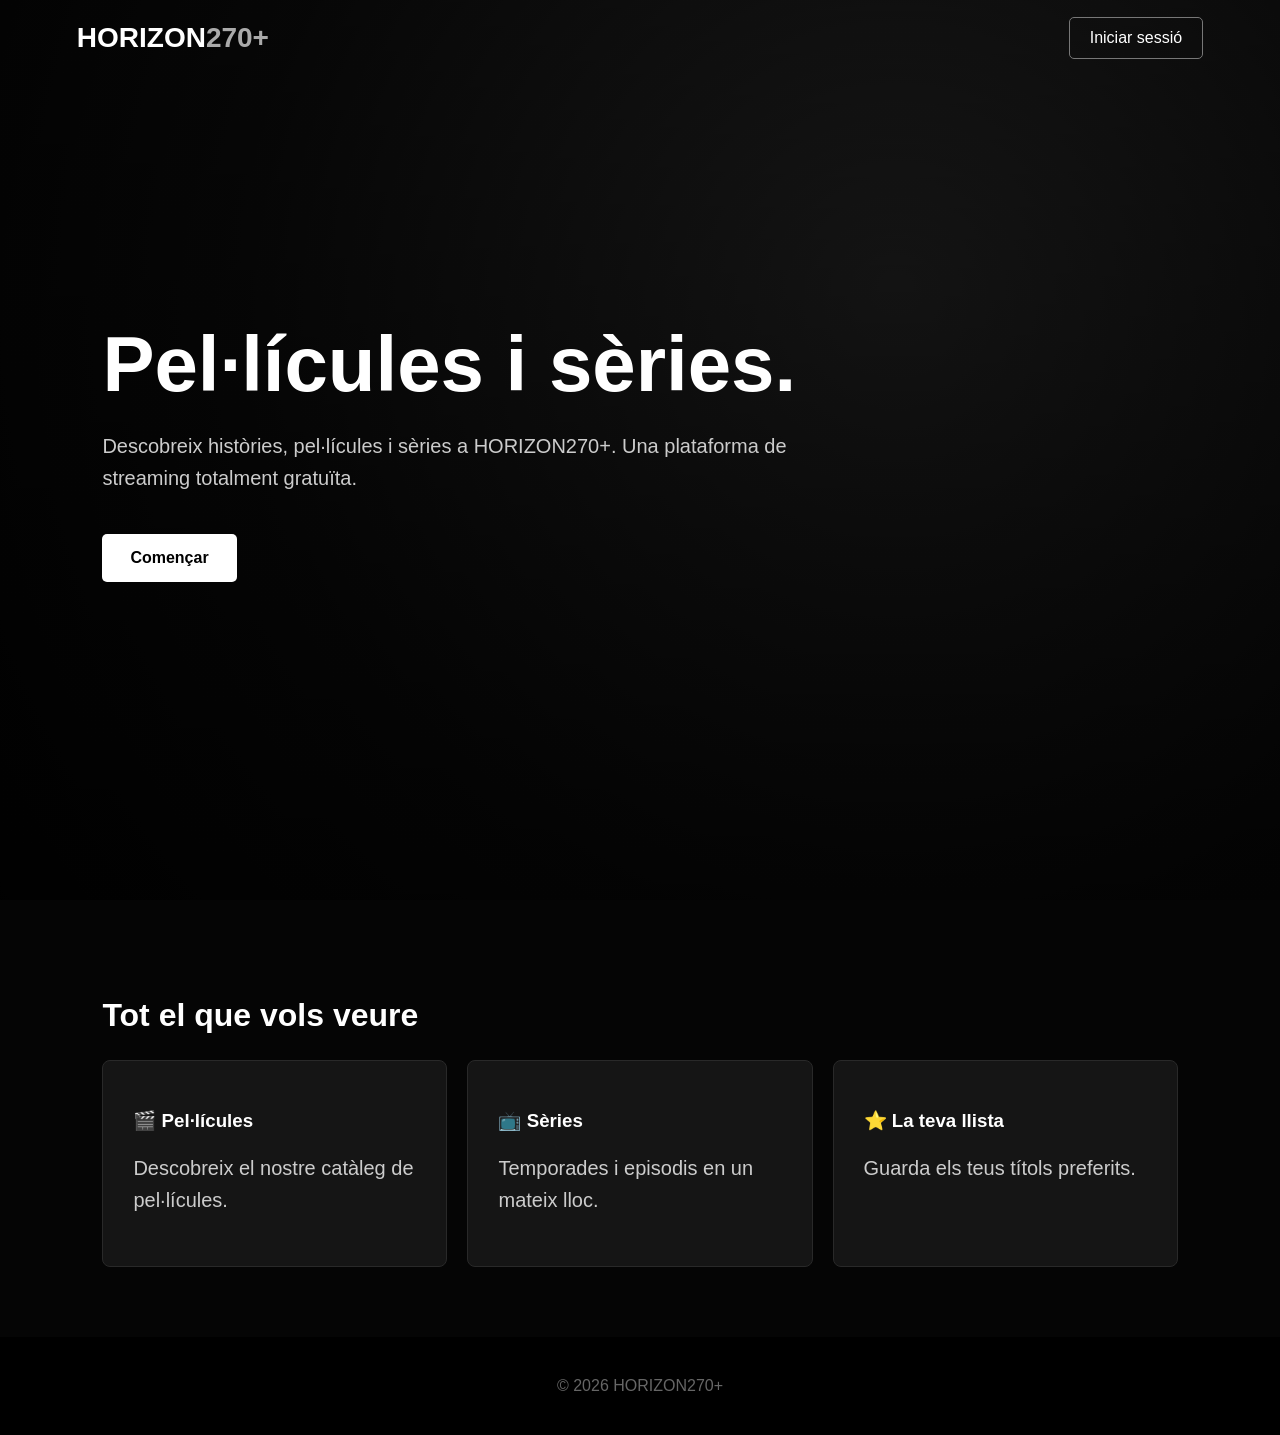
<file: index.html>
<!DOCTYPE html>

<html lang="ca">
<head>
<meta charset="UTF-8">
<meta name="viewport" content="width=device-width, initial-scale=1.0">
<title>HORIZON270+</title>

<style>
*{box-sizing:border-box}
body{
    margin:0;
    min-height:100vh;
    color:white;
    font-family:Arial,Helvetica,sans-serif;
    background:
        linear-gradient(rgba(0,0,0,.62),rgba(0,0,0,.92)),
        radial-gradient(circle at 70% 20%,#3b3b3b,#111 45%,#000 80%);
}
header{
    height:75px;
    display:flex;
    align-items:center;
    padding:0 6%;
    position:absolute;
    width:100%;
    z-index:10;
}
.logo{
    font-size:28px;
    font-weight:900;
}
.logo span{color:#aaa}
.login{
    margin-left:auto;
    color:white;
    text-decoration:none;
    border:1px solid #777;
    padding:11px 20px;
    border-radius:5px;
}
.hero{
    min-height:100vh;
    display:flex;
    align-items:center;
    padding:120px 8%;
}
.content{max-width:700px}
h1{
    font-size:clamp(45px,7vw,78px);
    margin:0 0 20px;
}
p{
    color:#ccc;
    font-size:20px;
    line-height:1.6;
}
.button{
    display:inline-block;
    margin-top:20px;
    padding:15px 28px;
    background:white;
    color:black;
    text-decoration:none;
    font-weight:bold;
    border-radius:5px;
}
.info{
    padding:70px 8%;
    background:#050505;
}
.info h2{font-size:32px}
.cards{
    display:flex;
    gap:20px;
    flex-wrap:wrap;
}
.card{
    flex:1;
    min-width:220px;
    padding:30px;
    background:#151515;
    border:1px solid #292929;
    border-radius:8px;
}
footer{
    padding:40px;
    text-align:center;
    color:#666;
    background:#000;
}
</style>

</head>

<body>

<header>
    <div class="logo">HORIZON<span>270+</span></div>
    <a class="login" href="login.html">Iniciar sessió</a>
</header>

<main>

<section class="hero">
<div class="content">

<h1>Pel·lícules i sèries.</h1>

<p>
Descobreix històries, pel·lícules i sèries
a HORIZON270+. Una plataforma de streaming
totalment gratuïta.
</p>

<a class="button" href="login.html">
    Començar
</a>

</div>
</section>

<section class="info">

<h2>Tot el que vols veure</h2>

<div class="cards">

<div class="card">
<h3>🎬 Pel·lícules</h3>
<p>Descobreix el nostre catàleg de pel·lícules.</p>
</div>

<div class="card">
<h3>📺 Sèries</h3>
<p>Temporades i episodis en un mateix lloc.</p>
</div>

<div class="card">
<h3>⭐ La teva llista</h3>
<p>Guarda els teus títols preferits.</p>
</div>

</div>

</section>

</main>

<footer>
© 2026 HORIZON270+
</footer>

</body>
</html>
</file>
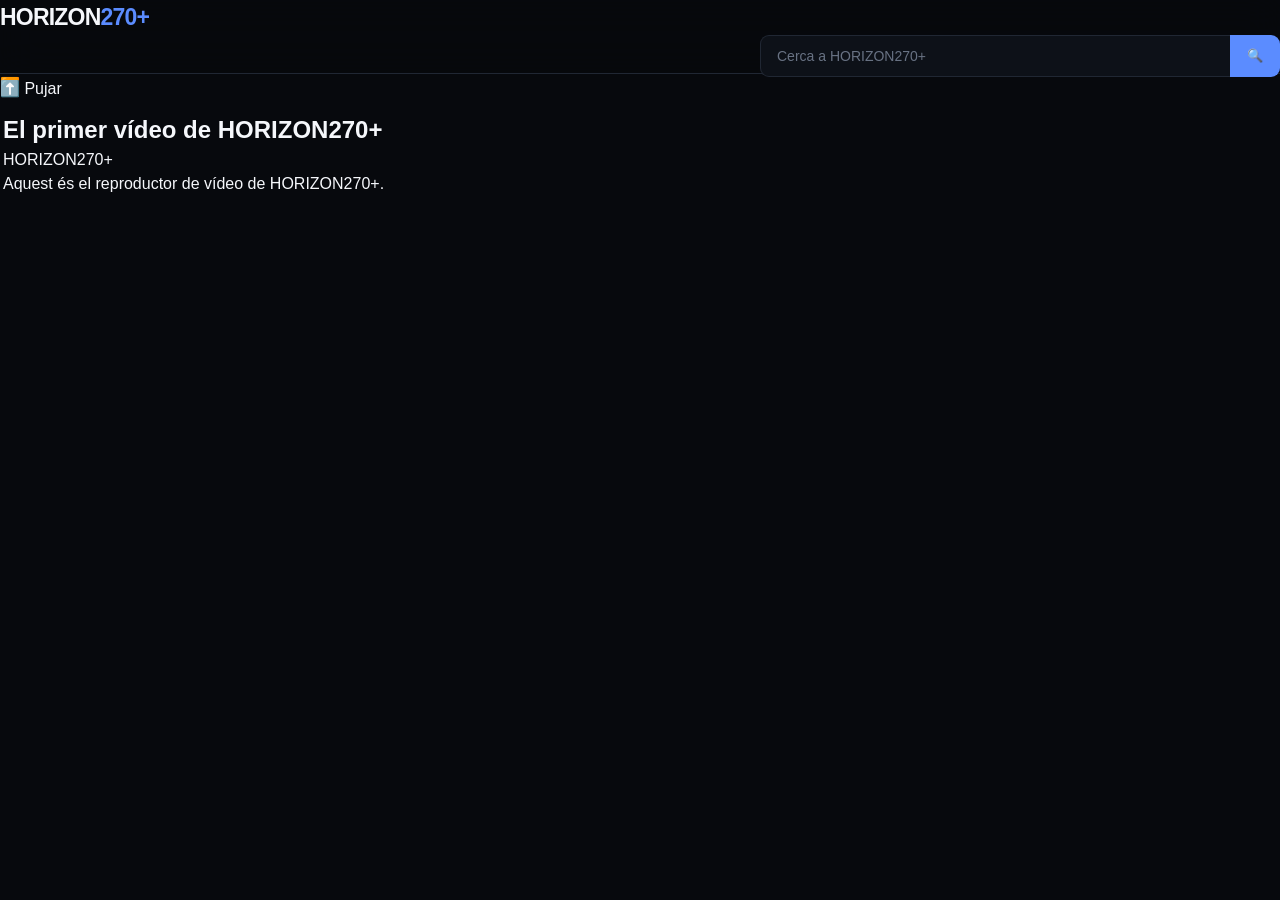
<file: watch.html>
<!DOCTYPE html>
<html lang="ca">
<head>
    <meta charset="UTF-8">
    <meta name="viewport" content="width=device-width, initial-scale=1.0">

    <title>Veure vídeo — HORIZON270+</title>

    <link rel="stylesheet" href="style.css">
</head>

<body>

    <header class="topbar">

        <a href="index.html" class="logo">
            HORIZON<span>270+</span>
        </a>

        <div class="search">
            <input
                type="text"
                placeholder="Cerca a HORIZON270+"
            >

            <button type="button">🔍</button>
        </div>

        <a href="upload.html" class="login-button">
            ⬆️ Pujar
        </a>

    </header>

    <main class="watch-page">

        <div class="player">
            <div class="player-placeholder">
                ▶️
            </div>
        </div>

        <section class="video-info">

            <h1>El primer vídeo de HORIZON270+</h1>

            <p>
                HORIZON270+
            </p>

            <p>
                Aquest és el reproductor de vídeo de HORIZON270+.
            </p>

        </section>

    </main>

</body>
</html>
</file>
<file: style.css>
* {
    box-sizing: border-box;
    margin: 0;
    padding: 0;
}

:root {
    --background: #07090d;
    --surface: #0d1118;
    --surface-2: #121720;
    --border: #202733;
    --text: #f5f7fb;
    --muted: #8d97a8;
    --accent: #5b8cff;
    --accent-hover: #729dff;
}

html {
    scroll-behavior: smooth;
}

body {
    font-family: Arial, Helvetica, sans-serif;
    background: var(--background);
    color: var(--text);
    min-height: 100vh;
    line-height: 1.5;
}

a {
    color: inherit;
    text-decoration: none;
}


/* =========================
   TOPBAR
========================= */

.topbar {
    position: sticky;
    top: 0;
    z-index: 1000;
    height: 74px;
    background: rgba(7, 9, 13, 0.92);
    border-bottom: 1px solid var(--border);
    backdrop-filter: blur(18px);
}

.topbar-inner {
    max-width: 1500px;
    height: 100%;
    margin: auto;
    padding: 0 32px;

    display: flex;
    align-items: center;
    gap: 30px;
}


/* LOGO */

.logo {
    flex-shrink: 0;
    font-size: 23px;
    font-weight: 900;
    letter-spacing: -0.8px;
}

.logo span {
    color: var(--accent);
}


/* NAVIGATION */

.main-nav {
    display: flex;
    align-items: center;
    gap: 6px;
}

.nav-link {
    color: var(--muted);
    padding: 9px 13px;
    border-radius: 8px;
    font-size: 14px;
    font-weight: 600;
    transition: 0.2s ease;
}

.nav-link:hover {
    color: var(--text);
    background: var(--surface-2);
}

.nav-link.active {
    color: var(--text);
}


/* SEARCH */

.search {
    display: flex;
    align-items: center;

    width: min(520px, 100%);
    margin-left: auto;
}

.search input {
    width: 100%;
    height: 42px;

    padding: 0 16px;

    border: 1px solid var(--border);
    border-right: none;

    border-radius: 9px 0 0 9px;

    background: var(--surface);
    color: var(--text);

    outline: none;
    font-size: 14px;
}

.search input::placeholder {
    color: #687283;
}

.search input:focus {
    border-color: var(--accent);
}

.search button {
    height: 42px;
    padding: 0 17px;

    border: none;
    border-radius: 0 9px 9px 0;

    background: var(--accent);
    color: white;

    font-size: 13px;
    font-weight: 700;

    cursor: pointer;

    transition: background 0.2s ease;
}

.search button:hover {
    background: var(--accent-hover);
}


/* UPLOAD BUTTON */

.upload-button {
    flex-shrink: 0;

    padding: 10px 17px;

    border-radius: 9px;

    background: var(--accent);
    color: white;

    font-size: 14px;
    font-weight: 700;

    transition:
        background 0.2s ease,
        transform 0.2s ease;
}

.upload-button:hover {
    background: var(--accent-hover);
    transform: translateY(-1px);
}


/* =========================
   HERO
========================= */

.hero {
    position: relative;
    overflow: hidden;

    max-width: 1500px;
    min-height: 510px;

    margin: 28px auto 0;
    padding: 80px 70px;

    display: flex;
    align-items: center;

    border: 1px solid var(--border);
    border-radius: 22px;

    background:
        radial-gradient(
            circle at 75% 35%,
            rgba(91, 140, 255, 0.18),
            transparent 32%
        ),
        linear-gradient(
            135deg,
            #101722 0%,
            #0b0f16 50%,
            #080b10 100%
        );
}

.hero::after {
    content: "";

    position: absolute;
    width: 420px;
    height: 420px;

    right: -150px;
    bottom: -220px;

    border-radius: 50%;

    background: rgba(91, 140, 255, 0.08);
    filter: blur(20px);
}

.hero-content {
    position: relative;
    z-index: 2;

    max-width: 720px;
}

.hero-label,
.section-label {
    display: inline-block;

    margin-bottom: 14px;

    color: var(--accent);

    font-size: 11px;
    font-weight: 800;
    letter-spacing: 2px;
}

.hero h1 {
    max-width: 750px;

    font-size: clamp(42px, 6vw, 76px);
    line-height: 0.98;
    letter-spacing: -3px;

    margin-bottom: 24px;
}

.hero p {
    max-width: 600px;

    color: var(--muted);

    font-size: 18px;
    line-height: 1.7;

    margin-bottom: 34px;
}

.hero-actions {
    display: flex;
    align-items: center;
    gap: 12px;
}


/* BUTTONS */

.primary-button,
.secondary-button {
    display: inline-flex;
    align-items: center;
    justify-content: center;

    min-height: 46px;
    padding: 0 21px;

    border-radius: 9px;

    font-size: 14px;
    font-weight: 700;

    transition:
        transform 0.2s ease,
        background 0.2s ease,
        border-color 0.2s ease;
}

.primary-button {
    background: var(--accent);
    color: white;
}

.primary-button:hover {
    background: var(--accent-hover);
    transform: translateY(-2px);
}

.secondary-button {
    border: 1px solid var(--border);
    background: rgba(255, 255, 255, 0.03);
    color: var(--text);
}

.secondary-button:hover {
    background: var(--surface-2);
    border-color: #303948;
    transform: translateY(-2px);
}


/* =========================
   CONTENT
========================= */

.content-section {
    max-width: 1500px;
    margin: 0 auto;

    padding: 70px 32px 30px;
}

.section-header {
    display: flex;
    align-items: end;
    justify-content: space-between;

    margin-bottom: 25px;
}

.section-header h2 {
    font-size: 30px;
    letter-spacing: -1px;
}

.view-all {
    color: var(--muted);
    font-size: 14px;
    font-weight: 600;

    transition: color 0.2s ease;
}

.view-all:hover {
    color: var(--text);
}


/* =========================
   VIDEO GRID
========================= */

.video-grid {
    display: grid;

    grid-template-columns:
        repeat(
            auto-fill,
            minmax(280px, 1fr)
        );

    gap: 22px;
}

.video-card {
    min-width: 0;
}

.thumbnail {
    position: relative;

    aspect-ratio: 16 / 9;

    display: flex;
    align-items: center;
    justify-content: center;

    overflow: hidden;

    border-radius: 12px;

    background:
        radial-gradient(
            circle at 50% 40%,
            #273a60,
            #121925 55%,
            #0c1017 100%
        );

    border: 1px solid var(--border);

    transition:
        transform 0.25s ease,
        border-color 0.25s ease;
}

.video-card:hover .thumbnail {
    transform: translateY(-3px);
    border-color: #35445e;
}

.thumbnail-placeholder {
    color: rgba(255, 255, 255, 0.2);

    font-size: 12px;
    font-weight: 800;

    letter-spacing: 3px;
}

.thumbnail-overlay {
    position: absolute;
    inset: 0;

    display: flex;
    align-items: center;
    justify-content: center;

    background: rgba(0, 0, 0, 0);

    transition: background 0.25s ease;
}

.video-card:hover .thumbnail-overlay {
    background: rgba(0, 0, 0, 0.28);
}

.play-button {
    width: 52px;
    height: 52px;

    display: flex;
    align-items: center;
    justify-content: center;

    border-radius: 50%;

    background: rgba(91, 140, 255, 0.95);

    color: white;

    font-size: 17px;

    opacity: 0;
    transform: scale(0.8);

    transition:
        opacity 0.25s ease,
        transform 0.25s ease;
}

.video-card:hover .play-button {
    opacity: 1;
    transform: scale(1);
}


/* VIDEO INFORMATION */

.video-info {
    padding: 14px 3px 0;
}

.video-info h3 {
    font-size: 16px;
    line-height: 1.35;

    margin-bottom: 7px;

    transition: color 0.2s ease;
}

.video-card:hover .video-info h3 {
    color: var(--accent);
}

.creator,
.video-meta {
    color: var(--muted);

    font-size: 13px;
}

.video-meta {
    margin-top: 3px;
}


/* =========================
   CREATOR SECTION
========================= */

.creator-section {
    max-width: 1500px;

    margin: 65px auto 0;
    padding: 0 32px 80px;
}

.creator-content {
    position: relative;
    overflow: hidden;

    padding: 55px;

    border: 1px solid var(--border);
    border-radius: 18px;

    background:
        linear-gradient(
            120deg,
            #111827,
            #0c1017
        );
}

.creator-content::after {
    content: "";

    position: absolute;

    width: 260px;
    height: 260px;

    right: -90px;
    top: -130px;

    border-radius: 50%;

    background: rgba(91, 140, 255, 0.12);

    filter: blur(10px);
}

.creator-content h2 {
    position: relative;
    z-index: 2;

    max-width: 650px;

    font-size: 34px;
    letter-spacing: -1px;

    margin-bottom: 12px;
}

.creator-content p {
    position: relative;
    z-index: 2;

    max-width: 600px;

    color: var(--muted);

    margin-bottom: 25px;
}

.creator-content .primary-button {
    position: relative;
    z-index: 2;
}


/* =========================
   FOOTER
========================= */

.footer {
    border-top: 1px solid var(--border);

    background: #05070a;
}

.footer-inner {
    max-width: 1500px;

    margin: auto;
    padding: 28px 32px;

    display: flex;
    align-items: center;
    justify-content: space-between;

    gap: 20px;
}

.footer-logo {
    font-weight: 900;
}

.footer-logo span {
    color: var(--accent);
}

.footer-inner p {
    color: #697384;
    font-size: 13px;
}


/* =========================
   RESPONSIVE
========================= */

@media (max-width: 1000px) {

    .topbar-inner {
        gap: 15px;
        padding: 0 20px;
    }

    .main-nav {
        display: none;
    }

    .hero {
        margin: 20px;
        padding: 60px 45px;
    }

    .content-section,
    .creator-section {
        padding-left: 20px;
        padding-right: 20px;
    }
}


@media (max-width: 700px) {

    .topbar {
        height: 64px;
    }

    .topbar-inner {
        padding: 0 15px;
    }

    .logo {
        font-size: 19px;
    }

    .search {
        display: none;
    }

    .upload-button {
        margin-left: auto;
        padding: 9px 13px;
    }

    .hero {
        min-height: 460px;

        margin: 15px;
        padding: 45px 25px;

        border-radius: 16px;
    }

    .hero h1 {
        font-size: 45px;
        letter-spacing: -2px;
    }

    .hero p {
        font-size: 16px;
    }

    .hero-actions {
        align-items: stretch;
        flex-direction: column;
    }

    .primary-button,
    .secondary-button {
        width: 100%;
    }

    .content-section {
        padding-top: 50px;
    }

    .section-header h2 {
        font-size: 25px;
    }

    .video-grid {
        grid-template-columns: 1fr;
    }

    .creator-section {
        margin-top: 40px;
        padding-bottom: 55px;
    }

    .creator-content {
        padding: 35px 25px;
    }

    .creator-content h2 {
        font-size: 28px;
    }

    .footer-inner {
        align-items: flex-start;
        flex-direction: column;
    }
}

/* =========================
   UPLOAD PAGE
========================= */

.upload-page {
    max-width: 900px;
    margin: 0 auto;
    padding: 80px 32px 100px;
}

.upload-header {
    margin-bottom: 40px;
}

.upload-header h1 {
    font-size: clamp(40px, 6vw, 58px);
    line-height: 1;
    letter-spacing: -2px;
    margin-bottom: 18px;
}

.upload-header p {
    max-width: 620px;
    color: var(--muted);
    font-size: 17px;
    line-height: 1.7;
}

.upload-form {
    padding: 35px;

    border: 1px solid var(--border);
    border-radius: 18px;

    background: var(--surface);
}

.form-group {
    margin-bottom: 26px;
}

.form-group label {
    display: block;

    margin-bottom: 9px;

    font-size: 14px;
    font-weight: 700;
}

.form-group input[type="text"],
.form-group textarea {
    width: 100%;

    border: 1px solid var(--border);
    border-radius: 9px;

    background: var(--surface-2);
    color: var(--text);

    padding: 13px 15px;

    outline: none;

    font-family: inherit;
    font-size: 14px;

    transition: border-color 0.2s ease;
}

.form-group input[type="text"] {
    height: 48px;
}

.form-group textarea {
    resize: vertical;
    min-height: 130px;
}

.form-group input[type="text"]:focus,
.form-group textarea:focus {
    border-color: var(--accent);
}

.form-group input::placeholder,
.form-group textarea::placeholder {
    color: #687283;
}


/* FILE UPLOAD */

.file-upload {
    position: relative;

    min-height: 170px;

    display: flex;
    align-items: center;
    justify-content: center;

    border: 1px dashed #364153;
    border-radius: 12px;

    background: #0a0e14;

    transition:
        border-color 0.2s ease,
        background 0.2s ease;
}

.file-upload:hover {
    border-color: var(--accent);
    background: #0d131d;
}

.file-upload input[type="file"] {
    position: absolute;

    inset: 0;

    width: 100%;
    height: 100%;

    opacity: 0;

    cursor: pointer;
}

.file-upload-label {
    pointer-events: none;

    display: flex;
    align-items: center;
    flex-direction: column;

    gap: 8px;

    text-align: center;
}

.file-upload-label strong {
    font-size: 16px;
}

.file-upload-label span {
    color: var(--muted);
    font-size: 13px;
}


/* UPLOAD ACTIONS */

.upload-actions {
    display: flex;
    justify-content: flex-end;
    align-items: center;

    gap: 12px;

    padding-top: 8px;
}


/* MOBILE */

@media (max-width: 700px) {

    .upload-page {
        padding: 55px 15px 70px;
    }

    .upload-header h1 {
        font-size: 42px;
    }

    .upload-form {
        padding: 25px 20px;
    }

    .upload-actions {
        flex-direction: column-reverse;
        align-items: stretch;
    }

    .upload-actions .primary-button,
    .upload-actions .secondary-button {
        width: 100%;
    }
}

/* =========================
   THUMBNAIL UPLOAD
========================= */

.thumbnail-upload {
    position: relative;
    min-height: 220px;

    display: flex;
    align-items: center;
    justify-content: center;

    overflow: hidden;

    border: 1px dashed #364153;
    border-radius: 12px;

    background: #0a0e14;

    transition:
        border-color 0.2s ease,
        background 0.2s ease;
}

.thumbnail-upload:hover {
    border-color: var(--accent);
    background: #0d131d;
}

.thumbnail-upload > input[type="file"] {
    position: absolute;

    inset: 0;

    width: 100%;
    height: 100%;

    opacity: 0;

    cursor: pointer;

    z-index: 5;
}

.thumbnail-upload-label {
    pointer-events: none;

    display: flex;
    align-items: center;
    justify-content: center;
    flex-direction: column;

    gap: 8px;

    text-align: center;

    z-index: 2;
}

.thumbnail-upload-label strong {
    font-size: 16px;
}

.thumbnail-upload-label span {
    color: var(--muted);
    font-size: 13px;
}

.thumbnail-preview {
    position: absolute;

    inset: 0;

    z-index: 3;

    background: #080b10;
}

.thumbnail-preview[hidden] {
    display: none;
}

.thumbnail-preview img {
    width: 100%;
    height: 100%;

    display: block;

    object-fit: cover;
}

.remove-thumbnail {
    position: absolute;

    right: 15px;
    bottom: 15px;

    padding: 10px 14px;

    border: 1px solid rgba(255, 255, 255, 0.15);
    border-radius: 8px;

    background: rgba(7, 9, 13, 0.9);
    color: white;

    font-size: 13px;
    font-weight: 700;

    cursor: pointer;

    backdrop-filter: blur(10px);

    transition:
        background 0.2s ease,
        border-color 0.2s ease;
}

.remove-thumbnail:hover {
    background: var(--accent);
    border-color: var(--accent);
}

.file-name {
    margin-top: 9px;

    color: var(--muted);

    font-size: 13px;
}

@media (max-width: 700px) {

    .thumbnail-upload {
        min-height: 190px;
    }

    .remove-thumbnail {
        right: 10px;
        bottom: 10px;
    }
}

/* =========================
   AUTH PAGE
========================= */

.auth-page {
    min-height: 100vh;

    display: flex;
    align-items: center;
    justify-content: center;

    padding: 40px 20px;

    background:
        radial-gradient(
            circle at 50% 20%,
            rgba(91, 140, 255, 0.10),
            transparent 35%
        ),
        var(--background);
}

.auth-container {
    width: 100%;
    max-width: 440px;

    display: flex;
    flex-direction: column;
    align-items: center;
}

.auth-logo {
    margin-bottom: 28px;

    font-size: 25px;
    font-weight: 900;
    letter-spacing: -1px;
}

.auth-logo span {
    color: var(--accent);
}

.auth-card {
    width: 100%;

    padding: 38px;

    border: 1px solid var(--border);
    border-radius: 20px;

    background:
        linear-gradient(
            145deg,
            rgba(18, 23, 32, 0.98),
            rgba(10, 14, 20, 0.98)
        );

    box-shadow:
        0 25px 80px rgba(0, 0, 0, 0.35);
}

.auth-header {
    margin-bottom: 28px;
}

.auth-header .section-label {
    margin-bottom: 10px;
}

.auth-header h1 {
    font-size: 32px;
    letter-spacing: -1px;
    margin-bottom: 9px;
}

.auth-header p {
    color: var(--muted);
    font-size: 14px;
}


/* MESSAGE */

.auth-message {
    margin-bottom: 20px;

    padding: 12px 14px;

    border: 1px solid #493b2d;
    border-radius: 9px;

    background: rgba(120, 80, 30, 0.12);

    color: #e9c58b;

    font-size: 13px;
    line-height: 1.5;
}

.auth-message.success {
    border-color: rgba(80, 180, 120, 0.3);

    background: rgba(80, 180, 120, 0.08);

    color: #8ed5aa;
}


/* FORM */

.auth-field {
    margin-bottom: 21px;
}

.auth-field label {
    display: block;

    margin-bottom: 8px;

    font-size: 13px;
    font-weight: 700;
}

.auth-field input {
    width: 100%;
    height: 48px;

    padding: 0 14px;

    border: 1px solid var(--border);
    border-radius: 9px;

    background: #090d13;
    color: var(--text);

    outline: none;

    font-family: inherit;
    font-size: 14px;

    transition:
        border-color 0.2s ease,
        box-shadow 0.2s ease;
}

.auth-field input::placeholder {
    color: #687283;
}

.auth-field input:focus {
    border-color: var(--accent);

    box-shadow:
        0 0 0 3px rgba(91, 140, 255, 0.10);
}


/* PASSWORD */

.password-label {
    display: flex;
    align-items: center;
    justify-content: space-between;

    gap: 10px;

    margin-bottom: 8px;
}

.password-label label {
    margin-bottom: 0;
}

.forgot-button {
    padding: 0;

    border: none;

    background: transparent;
    color: var(--accent);

    font-family: inherit;
    font-size: 12px;
    font-weight: 600;

    cursor: pointer;
}

.forgot-button:hover {
    color: var(--accent-hover);
}

.password-input {
    position: relative;
}

.password-input input {
    padding-right: 48px;
}

.password-toggle {
    position: absolute;

    top: 50%;
    right: 5px;

    width: 38px;
    height: 38px;

    transform: translateY(-50%);

    border: none;
    border-radius: 7px;

    background: transparent;
    color: var(--muted);

    cursor: pointer;

    font-size: 16px;
}

.password-toggle:hover {
    background: var(--surface-2);
    color: var(--text);
}


/* SUBMIT */

.auth-submit {
    width: 100%;
    height: 48px;

    border: none;
    border-radius: 9px;

    background: var(--accent);
    color: white;

    font-family: inherit;
    font-size: 14px;
    font-weight: 700;

    cursor: pointer;

    transition:
        background 0.2s ease,
        transform 0.2s ease,
        opacity 0.2s ease;
}

.auth-submit:hover {
    background: var(--accent-hover);
    transform: translateY(-1px);
}

.auth-submit:disabled {
    opacity: 0.6;
    cursor: not-allowed;
    transform: none;
}


/* DIVIDER */

.auth-divider {
    display: flex;
    align-items: center;

    gap: 14px;

    margin: 25px 0;

    color: #667080;

    font-size: 12px;
}

.auth-divider::before,
.auth-divider::after {
    content: "";

    flex: 1;

    height: 1px;

    background: var(--border);
}


/* GOOGLE */

.google-button {
    width: 100%;
    height: 48px;

    display: flex;
    align-items: center;
    justify-content: center;

    gap: 11px;

    border: 1px solid var(--border);
    border-radius: 9px;

    background: #fff;
    color: #15171b;

    font-family: inherit;
    font-size: 14px;
    font-weight: 700;

    cursor: pointer;

    transition:
        background 0.2s ease,
        transform 0.2s ease;
}

.google-button:hover {
    background: #f1f2f4;
    transform: translateY(-1px);
}

.google-button:disabled {
    opacity: 0.6;
    cursor: wait;
}

.google-icon {
    width: 23px;
    height: 23px;

    display: flex;
    align-items: center;
    justify-content: center;

    font-family: Arial, sans-serif;
    font-size: 16px;
    font-weight: 900;

    color: #4285f4;
}


/* SWITCH */

.auth-switch {
    display: flex;
    align-items: center;
    justify-content: center;

    gap: 5px;

    margin-top: 26px;

    color: var(--muted);

    font-size: 13px;
}

.auth-switch button {
    border: none;

    background: transparent;
    color: var(--accent);

    font-family: inherit;
    font-size: 13px;
    font-weight: 700;

    cursor: pointer;
}

.auth-switch button:hover {
    color: var(--accent-hover);
}


/* FOOTER */

.auth-footer {
    margin-top: 22px;

    max-width: 380px;

    color: #5f6978;

    font-size: 11px;
    line-height: 1.6;

    text-align: center;
}


/* MOBILE */

@media (max-width: 500px) {

    .auth-page {
        padding: 25px 15px;
    }

    .auth-card {
        padding: 28px 22px;

        border-radius: 16px;
    }

    .auth-header h1 {
        font-size: 28px;
    }

    .password-label {
        align-items: flex-start;
        flex-direction: column;

        gap: 5px;
    }

}
</file>
